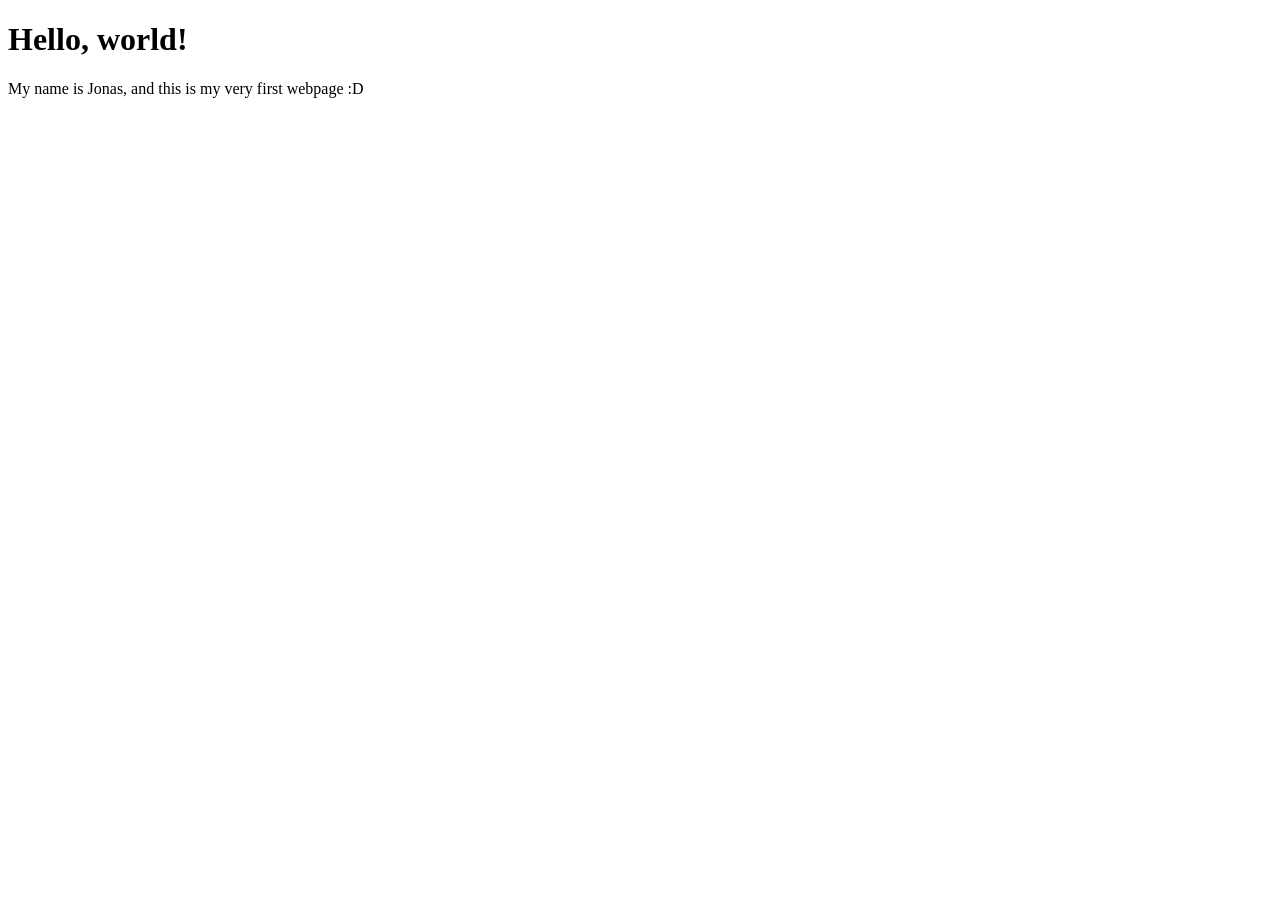
<file: 01-welcome-and-first-steps/index.html>
<!doctype html>
<html lang="en">
  <head>
    <meta charset="UTF-8" />
    <meta name="viewport" content="width=device-width, initial-scale=1.0" />
    <title>My first webpage</title>
  </head>
  <body>
    <h1>Hello, world!</h1>
    <p>My name is Jonas, and this is my very first webpage :D</p>
  </body>
</html>
</file>
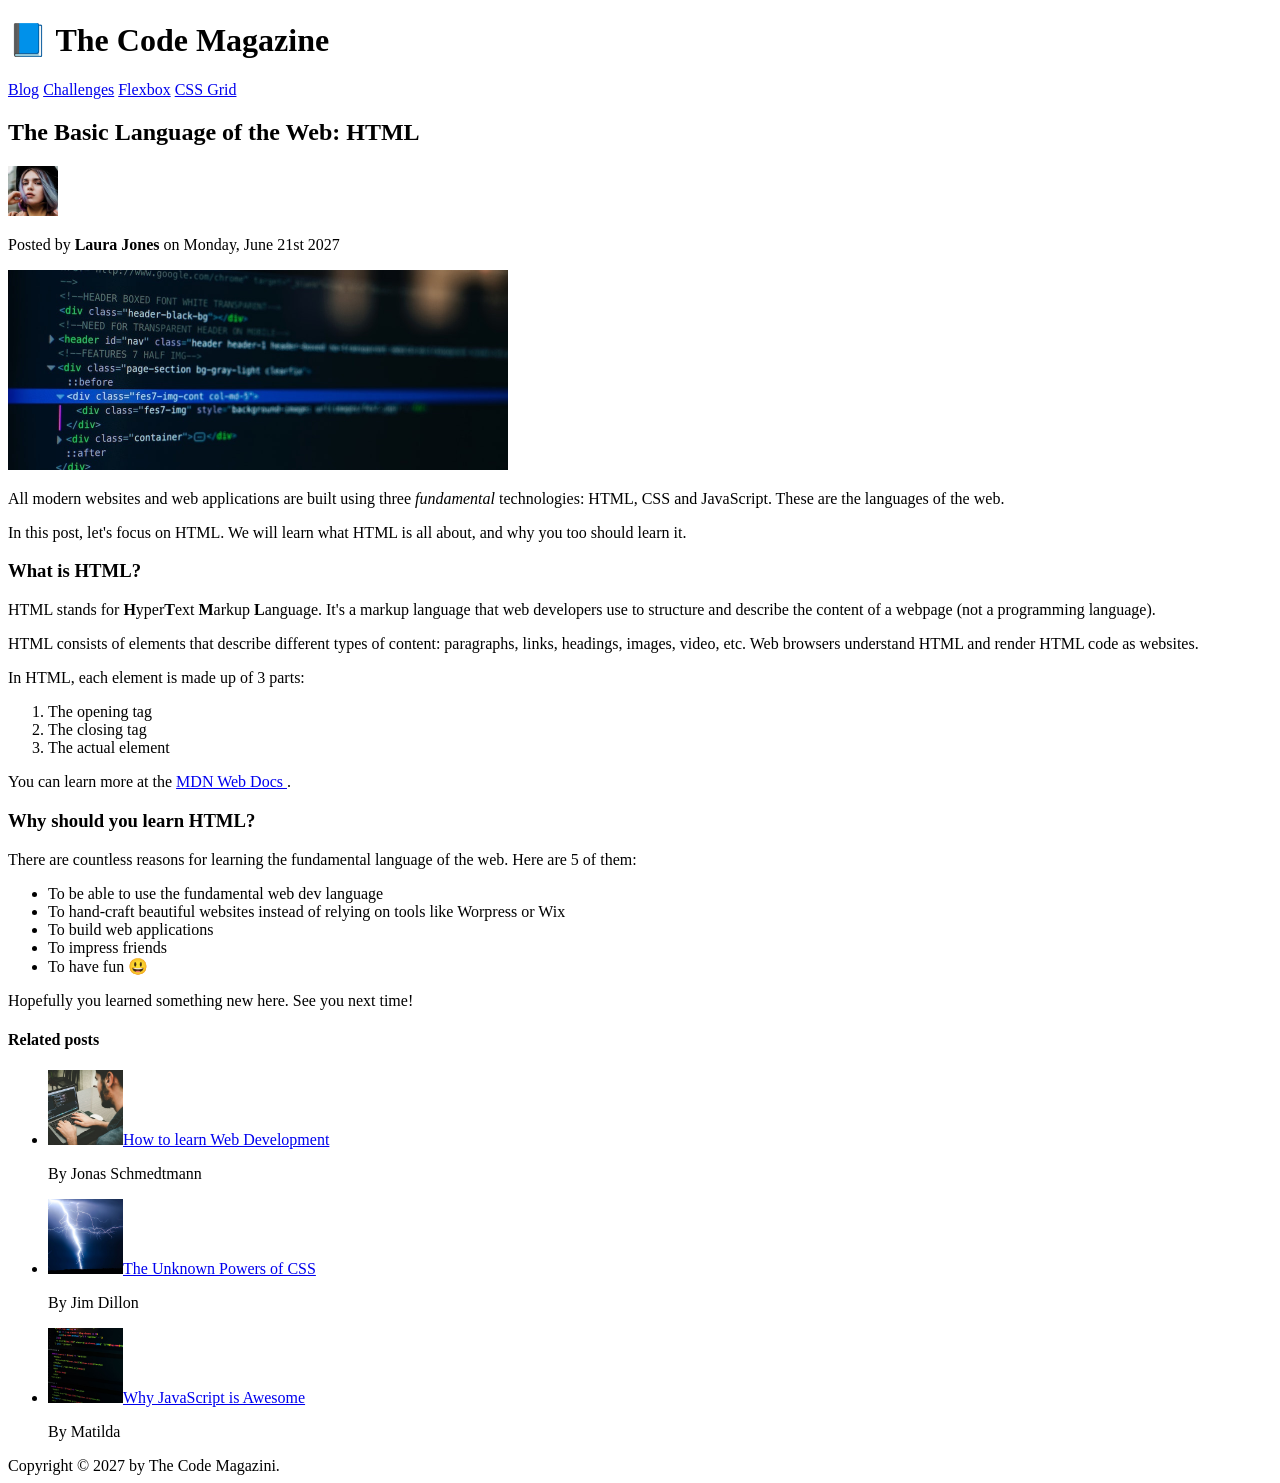
<file: 02-html-fundamentals/index.html>
<!doctype html>
<html lang="en">
  <head>
    <meta charset="UTF-8" />
    <title>The Basic Language of the Web: HTML</title>
  </head>
  <body>
    <!--
    <h1>The Basic Language of the Web: HTML</h1>
    <h2>The Basic Language of the Web: HTML</h2>
    <h3>The Basic Language of the Web: HTML</h3>
    <h4>The Basic Language of the Web: HTML</h4>
    <h5>The Basic Language of the Web: HTML</h5>
    <h6>The Basic Language of the Web: HTML</h6>
    -->

    <header>
      <h1>📘 The Code Magazine</h1>

      <nav>
        <a href="blog.html">Blog</a>
        <a href="#">Challenges</a>
        <a href="#">Flexbox</a>
        <a href="#">CSS Grid</a>
      </nav>
    </header>

    <article>
      <header>
        <h2>The Basic Language of the Web: HTML</h2>
        <img
          src="img/laura-jones.jpg"
          alt="Headshot of laura Jones"
          width="50"
          height="50"
        />

        <p>Posted by <strong>Laura Jones</strong> on Monday, June 21st 2027</p>

        <img
          src="img/post-img.jpg"
          alt="HTML code on a screen"
          width="500"
          height="200"
        />
      </header>

      <p>
        All modern websites and web applications are built using three
        <em>fundamental</em>
        technologies: HTML, CSS and JavaScript. These are the languages of the
        web.
      </p>
      <p>
        In this post, let's focus on HTML. We will learn what HTML is all about,
        and why you too should learn it.
      </p>

      <h3>What is HTML?</h3>
      <p>
        HTML stands for <strong>H</strong>yper<strong>T</strong>ext
        <strong>M</strong>arkup <strong>L</strong>anguage. It's a markup
        language that web developers use to structure and describe the content
        of a webpage (not a programming language).
      </p>
      <p>
        HTML consists of elements that describe different types of content:
        paragraphs, links, headings, images, video, etc. Web browsers understand
        HTML and render HTML code as websites.
      </p>
      <p>In HTML, each element is made up of 3 parts:</p>
      <ol>
        <li>The opening tag</li>
        <li>The closing tag</li>
        <li>The actual element</li>
      </ol>

      <p>
        You can learn more at the
        <a
          href="https://developer.mozilla.org/en-US/docs/Web/HTML"
          target="_blank"
        >
          MDN Web Docs
        </a>
        .
      </p>

      <h3>Why should you learn HTML?</h3>
      <p>
        There are countless reasons for learning the fundamental language of the
        web. Here are 5 of them:
      </p>
      <ul>
        <li>To be able to use the fundamental web dev language</li>
        <li>
          To hand-craft beautiful websites instead of relying on tools like
          Worpress or Wix
        </li>
        <li>To build web applications</li>
        <li>To impress friends</li>
        <li>To have fun 😃</li>
      </ul>
      <p>Hopefully you learned something new here. See you next time!</p>
    </article>

    <aside>
      <h4>Related posts</h4>
      <ul>
        <li>
          <img
            src="img/related-1.jpg"
            alt="Person programming"
            width="75"
            height="75"
          /><a href="#">How to learn Web Development</a>
          <p>By Jonas Schmedtmann</p>
        </li>
        <li>
          <img
            src="img/related-2.jpg"
            alt="Lightning"
            width="75"
            height="75"
          /><a href="#">The Unknown Powers of CSS</a>
          <p>By Jim Dillon</p>
        </li>
        <li>
          <img
            src="img/related-3.jpg"
            alt="JavaScript code on a screen"
            width="75"
            height="75"
          /><a href="#">Why JavaScript is Awesome</a>
          <p>By Matilda</p>
        </li>
      </ul>
    </aside>

    <footer>Copyright &copy; 2027 by The Code Magazini.</footer>
  </body>
</html>
</file>
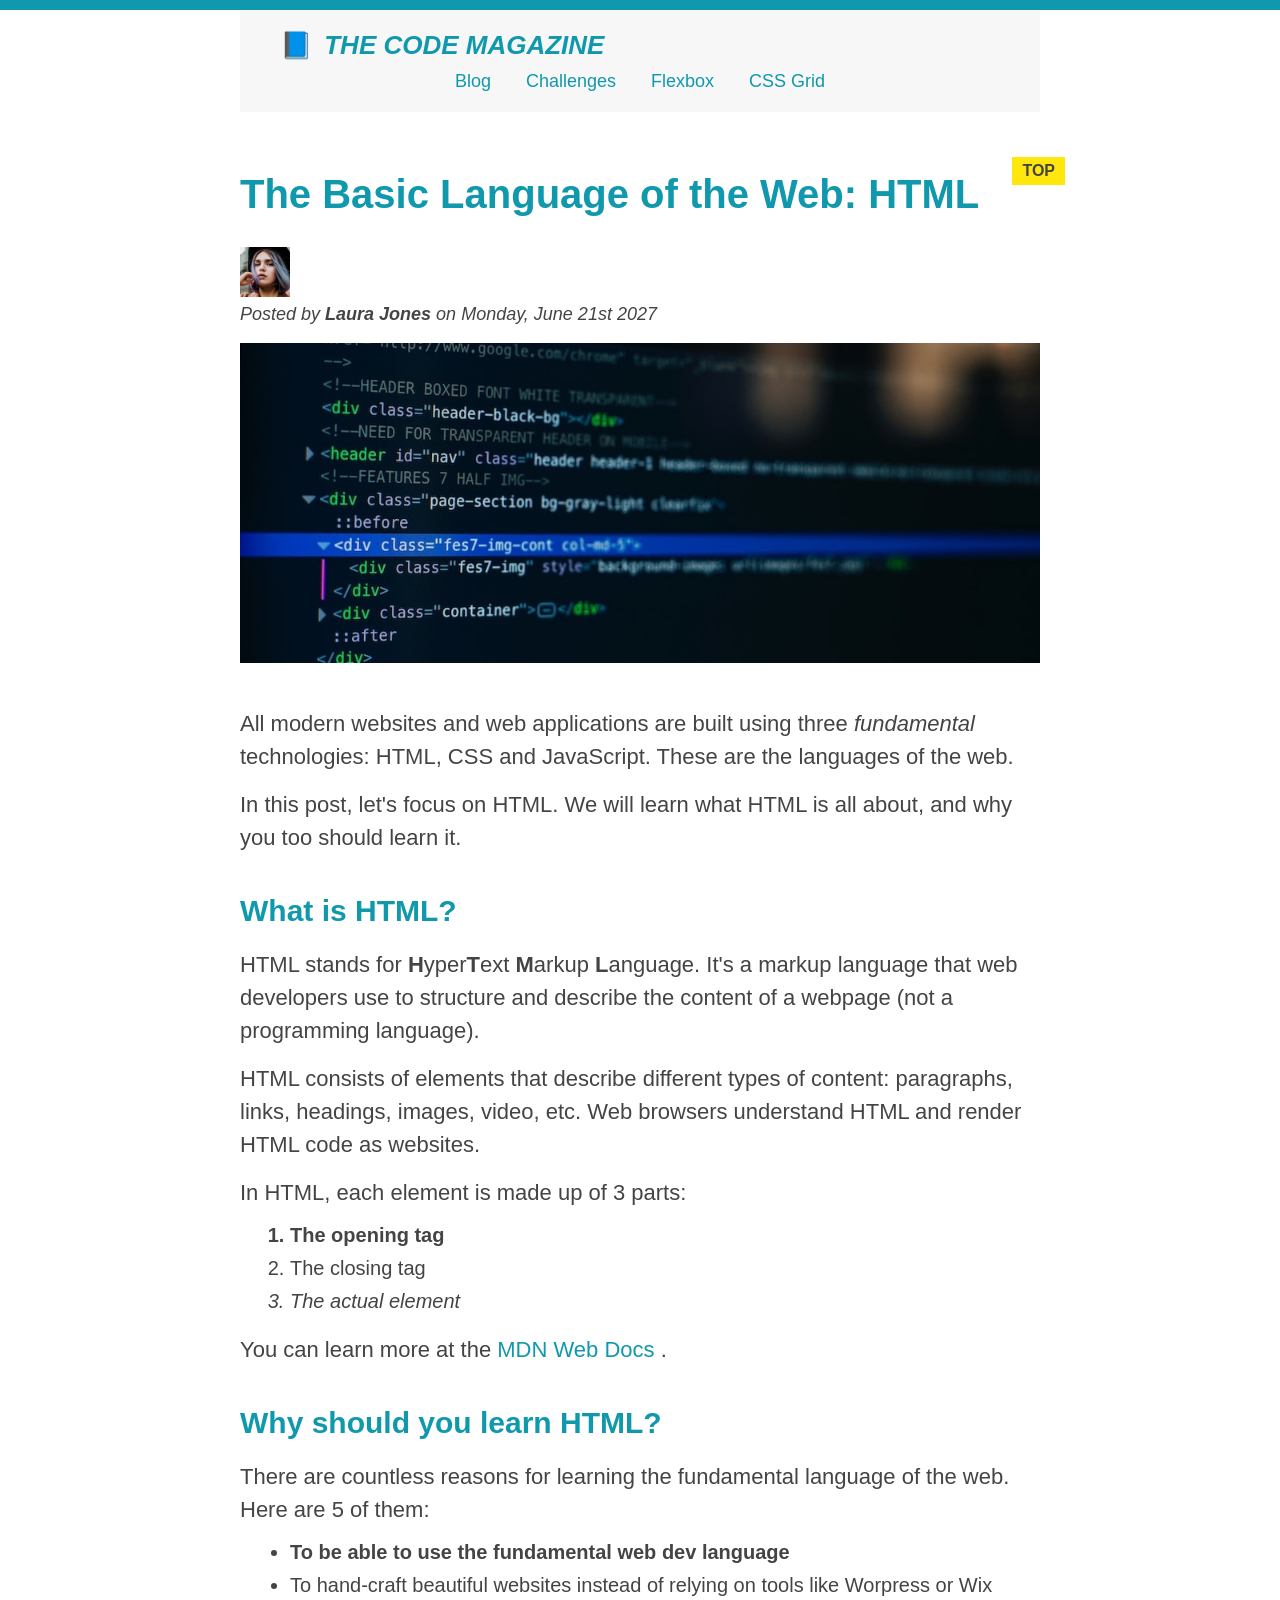
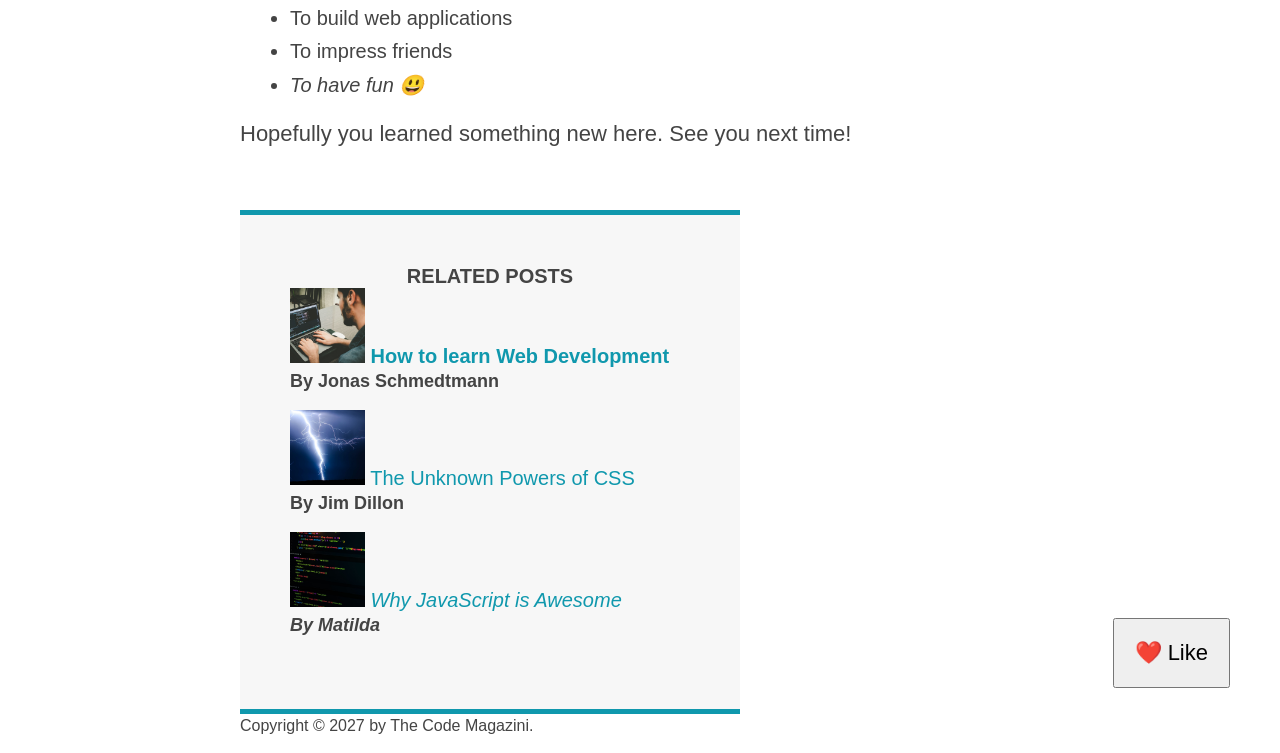
<file: 03-css-fundamentals/index.html>
<!doctype html>
<html lang="en">
  <head>
    <meta charset="UTF-8" />
    <title>The Basic Language of the Web: HTML</title>
    <link rel="stylesheet" href="style.css" />
    <!-- <style>
      h1 {
        color: blue;
      }
    </style> -->
  </head>
  <body>
    <!--
    <h1>The Basic Language of the Web: HTML</h1>
    <h2>The Basic Language of the Web: HTML</h2>
    <h3>The Basic Language of the Web: HTML</h3>
    <h4>The Basic Language of the Web: HTML</h4>
    <h5>The Basic Language of the Web: HTML</h5>
    <h6>The Basic Language of the Web: HTML</h6>
    -->

    <div class="container">
      <header class="main-header">
        <!-- <h1 style="color: blue">📘 The Code Magazine</h1> -->
        <h1>📘 The Code Magazine</h1>

        <nav>
          <!-- <strong>This is the navigation</strong> -->
          <a href="blog.html">Blog</a>
          <a href="#">Challenges</a>
          <a href="#">Flexbox</a>
          <a href="#">CSS Grid</a>
        </nav>
      </header>

      <article>
        <header class="post-header">
          <h2>The Basic Language of the Web: HTML</h2>
          <img
            src="img/laura-jones.jpg"
            alt="Headshot of Laura Jones"
            width="50"
            height="50"
          />

          <p id="author">
            Posted by <strong>Laura Jones</strong> on Monday, June 21st 2027
          </p>

          <img
            src="img/post-img.jpg"
            alt="HTML code on a screen"
            width="500"
            height="200"
            class="post-img"
          />

          <button>❤️ Like</button>
        </header>

        <p>
          All modern websites and web applications are built using three
          <em>fundamental</em>
          technologies: HTML, CSS and JavaScript. These are the languages of the
          web.
        </p>
        <p>
          In this post, let's focus on HTML. We will learn what HTML is all
          about, and why you too should learn it.
        </p>

        <h3>What is HTML?</h3>
        <p>
          HTML stands for <strong>H</strong>yper<strong>T</strong>ext
          <strong>M</strong>arkup <strong>L</strong>anguage. It's a markup
          language that web developers use to structure and describe the content
          of a webpage (not a programming language).
        </p>
        <p>
          HTML consists of elements that describe different types of content:
          paragraphs, links, headings, images, video, etc. Web browsers
          understand HTML and render HTML code as websites.
        </p>
        <p>In HTML, each element is made up of 3 parts:</p>
        <ol>
          <li class="first-li">The opening tag</li>
          <li>The closing tag</li>
          <li>The actual element</li>
        </ol>

        <p>
          You can learn more at the
          <a
            href="https://developer.mozilla.org/en-US/docs/Web/HTML"
            target="_blank"
          >
            MDN Web Docs
          </a>
          .
        </p>

        <h3>Why should you learn HTML?</h3>
        <p>
          There are countless reasons for learning the fundamental language of
          the web. Here are 5 of them:
        </p>
        <ul>
          <li class="first-li">
            To be able to use the fundamental web dev language
          </li>
          <li>
            To hand-craft beautiful websites instead of relying on tools like
            Worpress or Wix
          </li>
          <li>To build web applications</li>
          <li>To impress friends</li>
          <li>To have fun 😃</li>
        </ul>
        <p>Hopefully you learned something new here. See you next time!</p>
      </article>

      <aside>
        <h4>Related posts</h4>
        <ul class="related">
          <li>
            <img
              src="img/related-1.jpg"
              alt="Person programming"
              width="75"
              height="75"
            />
            <a href="#">How to learn Web Development</a>
            <p class="related-author">By Jonas Schmedtmann</p>
          </li>
          <li>
            <img
              src="img/related-2.jpg"
              alt="Lightning"
              width="75"
              height="75"
            />
            <a href="#">The Unknown Powers of CSS</a>
            <p class="related-author">By Jim Dillon</p>
          </li>
          <li>
            <img
              src="img/related-3.jpg"
              alt="JavaScript code on a screen"
              width="75"
              height="75"
            />
            <a href="#">Why JavaScript is Awesome</a>
            <p class="related-author">By Matilda</p>
          </li>
        </ul>
      </aside>

      <footer>
        <p id="copyright" class="copyright text">
          Copyright &copy; 2027 by The Code Magazini.
        </p>
      </footer>
    </div>
  </body>
</html>
</file>
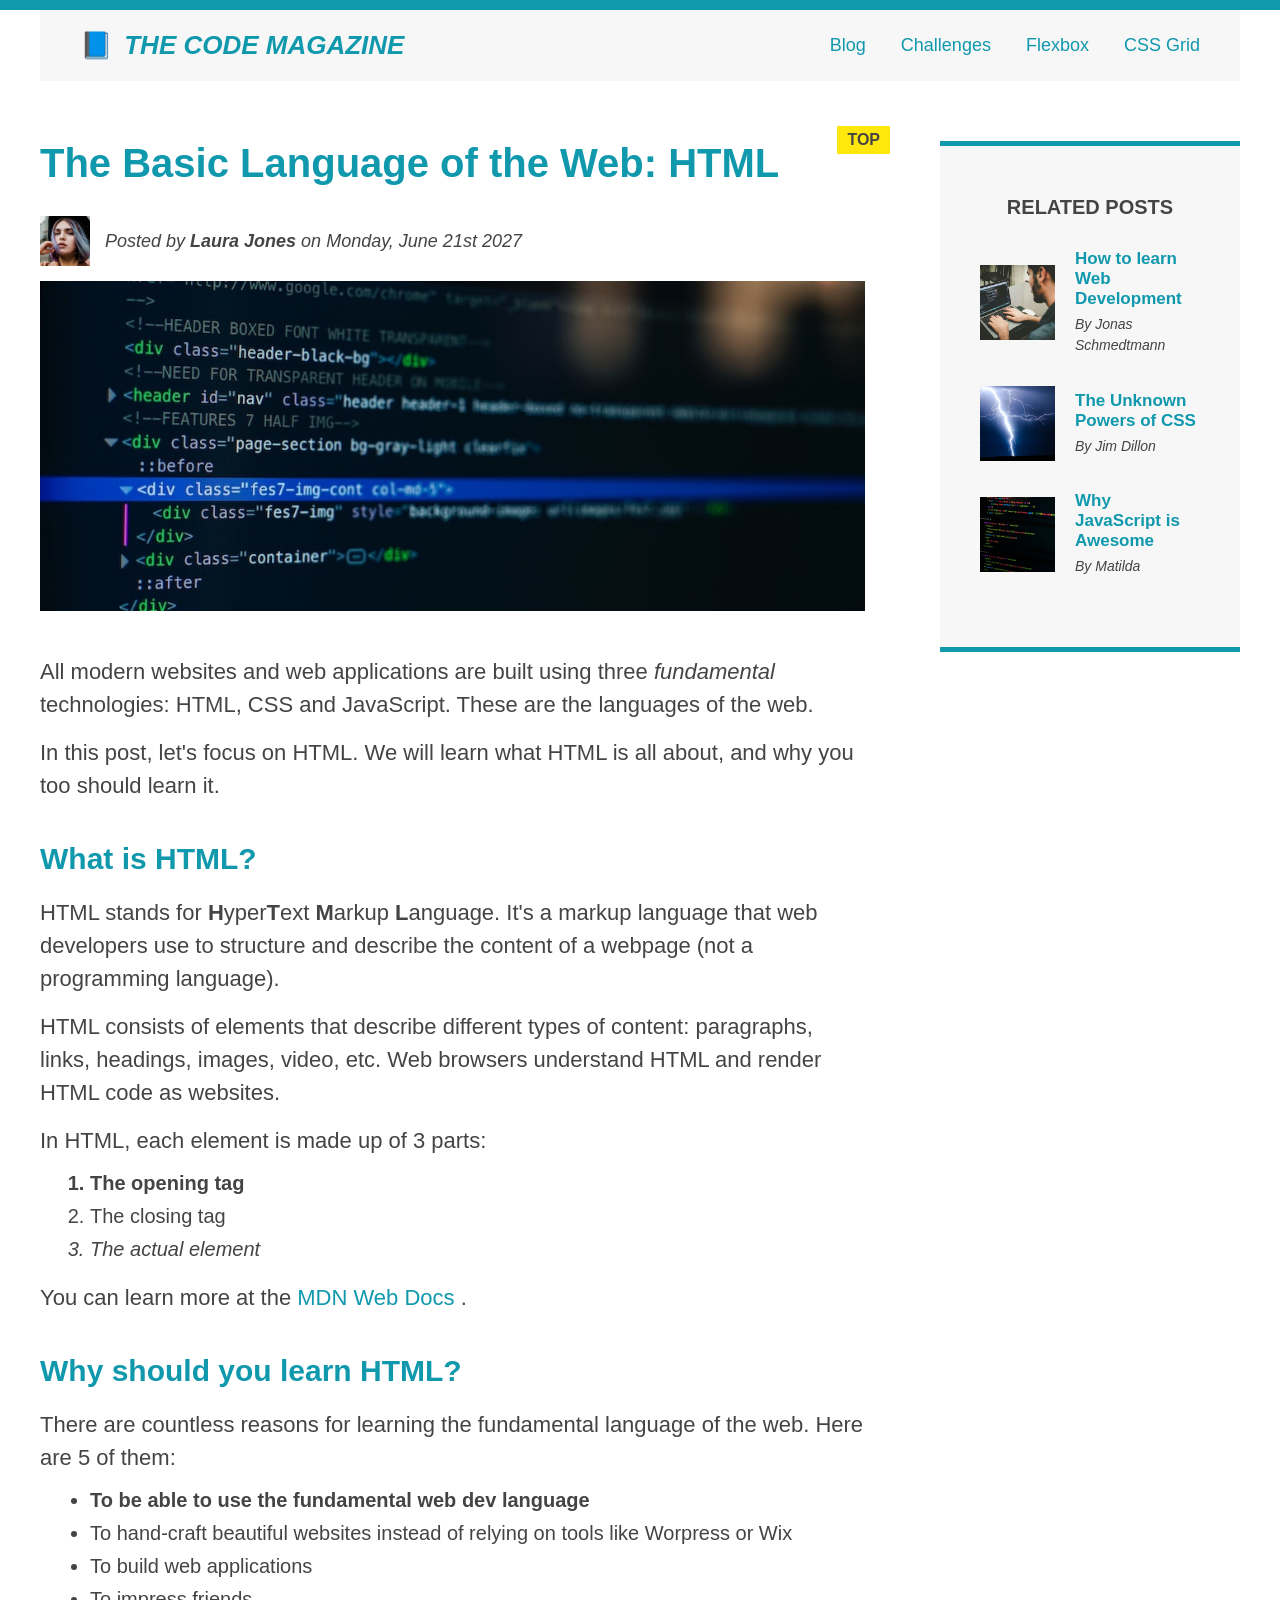
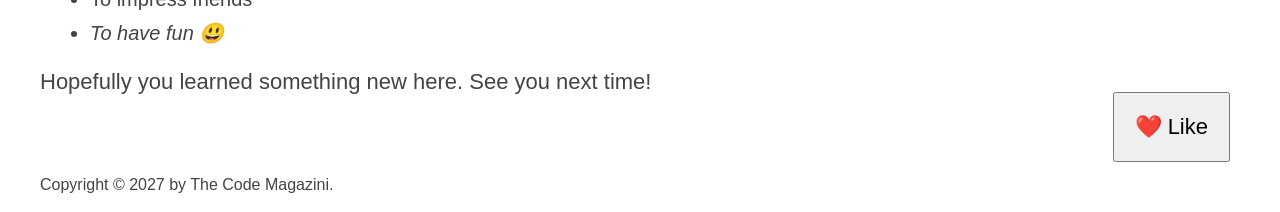
<file: 04-layouts-floats-flexbox-and-css-grid-fundamentals/index.html>
<!doctype html>
<html lang="en">
  <head>
    <meta charset="UTF-8" />
    <title>The Basic Language of the Web: HTML</title>
    <link rel="stylesheet" href="style.css" />
    <!-- <style>
      h1 {
        color: blue;
      }
    </style> -->
  </head>
  <body>
    <!--
    <h1>The Basic Language of the Web: HTML</h1>
    <h2>The Basic Language of the Web: HTML</h2>
    <h3>The Basic Language of the Web: HTML</h3>
    <h4>The Basic Language of the Web: HTML</h4>
    <h5>The Basic Language of the Web: HTML</h5>
    <h6>The Basic Language of the Web: HTML</h6>
    -->

    <div class="container">
      <header class="main-header clear-fix">
        <!-- <h1 style="color: blue">📘 The Code Magazine</h1> -->
        <h1>📘 The Code Magazine</h1>

        <nav>
          <!-- <strong>This is the navigation</strong> -->
          <a href="blog.html">Blog</a>
          <a href="#">Challenges</a>
          <a href="#">Flexbox</a>
          <a href="#">CSS Grid</a>
        </nav>

        <!-- <div class="clear"></div> -->
      </header>

      <!-- only necessary for flexbox -->
      <!-- <div class="row"> -->
      <article>
        <header class="post-header">
          <h2>The Basic Language of the Web: HTML</h2>

          <div class="author-box">
            <img
              src="img/laura-jones.jpg"
              alt="Headshot of Laura Jones"
              width="50"
              height="50"
              class="author-img"
            />

            <p id="author" class="author">
              Posted by <strong>Laura Jones</strong> on Monday, June 21st 2027
            </p>
          </div>

          <img
            src="img/post-img.jpg"
            alt="HTML code on a screen"
            width="500"
            height="200"
            class="post-img"
          />

          <button>❤️ Like</button>
        </header>

        <p>
          All modern websites and web applications are built using three
          <em>fundamental</em>
          technologies: HTML, CSS and JavaScript. These are the languages of the
          web.
        </p>
        <p>
          In this post, let's focus on HTML. We will learn what HTML is all
          about, and why you too should learn it.
        </p>

        <h3>What is HTML?</h3>
        <p>
          HTML stands for <strong>H</strong>yper<strong>T</strong>ext
          <strong>M</strong>arkup <strong>L</strong>anguage. It's a markup
          language that web developers use to structure and describe the content
          of a webpage (not a programming language).
        </p>
        <p>
          HTML consists of elements that describe different types of content:
          paragraphs, links, headings, images, video, etc. Web browsers
          understand HTML and render HTML code as websites.
        </p>
        <p>In HTML, each element is made up of 3 parts:</p>
        <ol>
          <li class="first-li">The opening tag</li>
          <li>The closing tag</li>
          <li>The actual element</li>
        </ol>

        <p>
          You can learn more at the
          <a
            href="https://developer.mozilla.org/en-US/docs/Web/HTML"
            target="_blank"
          >
            MDN Web Docs
          </a>
          .
        </p>

        <h3>Why should you learn HTML?</h3>
        <p>
          There are countless reasons for learning the fundamental language of
          the web. Here are 5 of them:
        </p>
        <ul>
          <li class="first-li">
            To be able to use the fundamental web dev language
          </li>
          <li>
            To hand-craft beautiful websites instead of relying on tools like
            Worpress or Wix
          </li>
          <li>To build web applications</li>
          <li>To impress friends</li>
          <li>To have fun 😃</li>
        </ul>
        <p>Hopefully you learned something new here. See you next time!</p>
      </article>

      <aside>
        <h4>Related posts</h4>
        <ul class="related">
          <li class="related-post">
            <img
              src="img/related-1.jpg"
              alt="Person programming"
              width="75"
              height="75"
            />
            <div>
              <a class="related-link" href="#">How to learn Web Development</a>
              <p class="related-author">By Jonas Schmedtmann</p>
            </div>
          </li>
          <li class="related-post">
            <img
              src="img/related-2.jpg"
              alt="Lightning"
              width="75"
              height="75"
            />
            <div>
              <a class="related-link" href="#">The Unknown Powers of CSS</a>
              <p class="related-author">By Jim Dillon</p>
            </div>
          </li>
          <li class="related-post">
            <img
              src="img/related-3.jpg"
              alt="JavaScript code on a screen"
              width="75"
              height="75"
            />
            <div>
              <a class="related-link" href="#">Why JavaScript is Awesome</a>
              <p class="related-author">By Matilda</p>
            </div>
          </li>
        </ul>
      </aside>
      <!-- </div> -->

      <footer>
        <p id="copyright" class="copyright text">
          Copyright &copy; 2027 by The Code Magazini.
        </p>
      </footer>
    </div>
  </body>
</html>
</file>
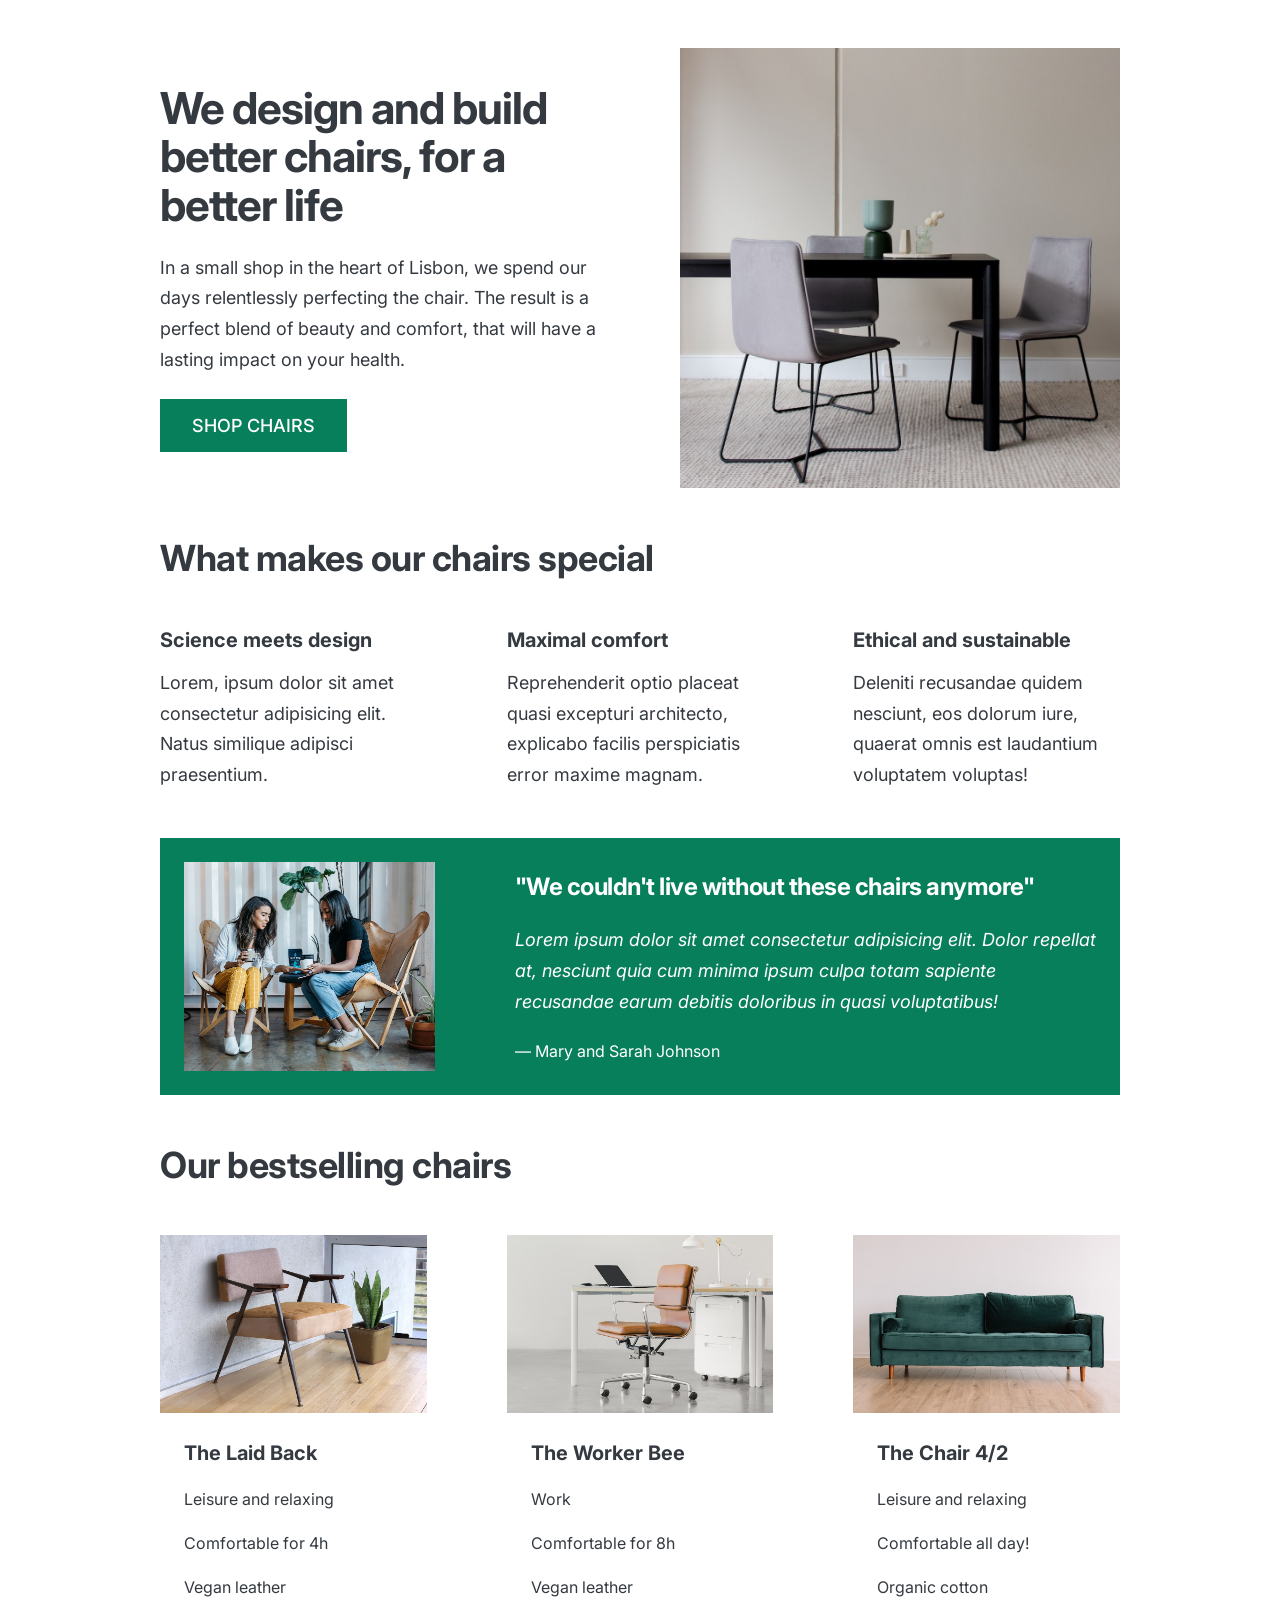
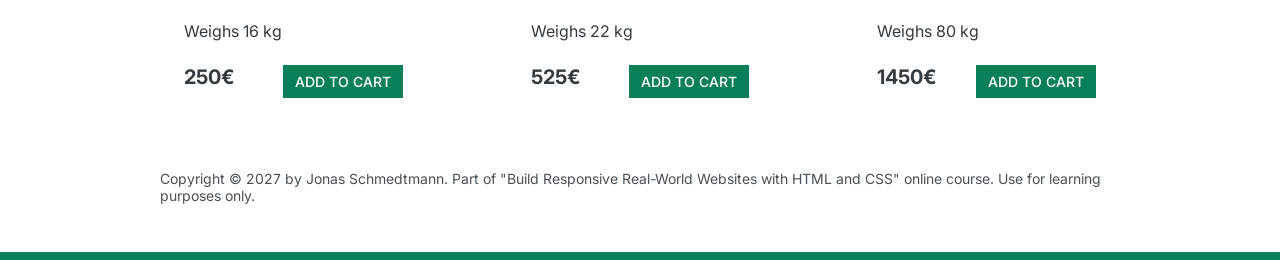
<file: 05-web-design-rules-and-framework/index.html>
<!doctype html>
<html lang="en">
  <head>
    <meta charset="UTF-8" />
    <meta http-equiv="X-UA-Compatible" content="IE=edge" />
    <meta name="viewport" content="width=device-width, initial-scale=1.0" />

    <link rel="preconnect" href="https://fonts.googleapis.com" />
    <link rel="preconnect" href="https://fonts.gstatic.com" crossorigin />
    <link
      href="https://fonts.googleapis.com/css2?family=Inter:ital,opsz,wght@0,14..32,100..900;1,14..32,100..900&display=swap"
      rel="stylesheet"
    />

    <link rel="stylesheet" href="style.css" />
    <title>Lisbon Chair Shop</title>
  </head>
  <body>
    <div class="container">
      <header>
        <div class="header-text-box">
          <h1>We design and build better chairs, for a better life</h1>
          <p class="header-text">
            In a small shop in the heart of Lisbon, we spend our days
            relentlessly perfecting the chair. The result is a perfect blend of
            beauty and comfort, that will have a lasting impact on your health.
          </p>
          <a class="btn btn--big" href="#">Shop chairs</a>
        </div>
        <img src="hero.jpg" alt="Photo" />
      </header>

      <section>
        <h2>What makes our chairs special</h2>
        <div class="grid-3-cols">
          <div>
            <p class="features-title"><strong>Science meets design</strong></p>
            <p class="features-text">
              Lorem, ipsum dolor sit amet consectetur adipisicing elit. Natus
              similique adipisci praesentium.
            </p>
          </div>

          <div>
            <p class="features-title">
              <strong>Maximal comfort</strong>
            </p>
            <p class="features-text">
              Reprehenderit optio placeat quasi excepturi architecto, explicabo
              facilis perspiciatis error maxime magnam.
            </p>
          </div>

          <div>
            <p class="features-title">
              <strong>Ethical and sustainable</strong>
            </p>
            <p class="features-text">
              Deleniti recusandae quidem nesciunt, eos dolorum iure, quaerat
              omnis est laudantium voluptatem voluptas!
            </p>
          </div>
        </div>
      </section>

      <section class="testimonial-section">
        <div class="grid-3-cols">
          <img src="customers.jpg" alt="People sitting on chairs" />
          <div class="testimonial-box">
            <h2>"We couldn't live without these chairs anymore"</h2>
            <blockquote class="testimonial-text">
              Lorem ipsum dolor sit amet consectetur adipisicing elit. Dolor
              repellat at, nesciunt quia cum minima ipsum culpa totam sapiente
              recusandae earum debitis doloribus in quasi voluptatibus!
            </blockquote>
            <p class="testimonial-author">&mdash; Mary and Sarah Johnson</p>
          </div>
        </div>
      </section>

      <section>
        <h2>Our bestselling chairs</h2>
        <div class="grid-3-cols">
          <figure class="chair">
            <img src="chair-1.jpg" alt="Chair" />
            <div class="chair-box">
              <h3>The Laid Back</h3>
              <ul class="chair-details">
                <li>
                  <!-- Span is a generic INLINE text element, it doesn't have any meaning. It's like a div element, but inline -->
                  <span>Leisure and relaxing</span>
                </li>
                <li>
                  <span>Comfortable for 4h</span>
                </li>
                <li>
                  <span>Vegan leather</span>
                </li>
                <li>
                  <span>Weighs 16 kg</span>
                </li>
              </ul>
              <div class="chair-price">
                <strong>250€</strong>
                <a href="#" class="btn btn--small">Add to cart</a>
              </div>
            </div>
          </figure>

          <figure class="chair">
            <img src="chair-2.jpg" alt="Chair" />
            <div class="chair-box">
              <h3>The Worker Bee</h3>
              <ul class="chair-details">
                <li>
                  <span>Work</span>
                </li>
                <li>
                  <span>Comfortable for 8h</span>
                </li>
                <li>
                  <span>Vegan leather</span>
                </li>
                <li>
                  <span>Weighs 22 kg</span>
                </li>
              </ul>
              <div class="chair-price">
                <strong>525€</strong>
                <a href="#" class="btn btn--small">Add to cart</a>
              </div>
            </div>
          </figure>

          <figure class="chair">
            <img src="chair-3.jpg" alt="Chair" />
            <div class="chair-box">
              <h3>The Chair 4/2</h3>
              <ul class="chair-details">
                <li>
                  <span>Leisure and relaxing</span>
                </li>
                <li>
                  <span>Comfortable all day!</span>
                </li>
                <li>
                  <span>Organic cotton</span>
                </li>
                <li>
                  <span>Weighs 80 kg</span>
                </li>
              </ul>
              <div class="chair-price">
                <strong>1450€</strong>
                <a href="#" class="btn btn--small">Add to cart</a>
              </div>
            </div>
          </figure>
        </div>
      </section>

      <footer>
        Copyright &copy; 2027 by Jonas Schmedtmann. Part of "Build Responsive
        Real-World Websites with HTML and CSS" online course. Use for learning
        purposes only.
      </footer>
    </div>
  </body>
</html>
</file>
<file: 03-css-fundamentals/style.css>
* {
  /* border-top: 10px solid #1098ad; */
  margin: 0;
  padding: 0;
}

body {
  color: #444;
  font-family: sans-serif;
  border-top: 10px solid #1098ad;
  position: relative;
}

.container {
  width: 800px;
  /* margin-left: auto;
  margin-right: auto; */
  margin: 0 auto;
  /* position: relative; */
}

.main-header {
  background-color: #f7f7f7;
  /* padding: 20px;
  padding-left: 40px;
  padding-right: 40px; */
  padding: 20px 40px;
  margin-bottom: 60px;
  /* height: 80px; */
}

nav {
  font-size: 18px;
  text-align: center;
}

article {
  margin-bottom: 60px;
}

.post-header {
  margin-bottom: 40px;
  /* position: relative; */
}

aside {
  background-color: #f7f7f7;
  border-top: 5px solid #1098ad;
  border-bottom: 5px solid #1098ad;
  /* padding-top: 50px;
  padding-bottom: 50px; */
  padding: 50px 0;
  width: 500px;
}

/* Smaller elements */
h1,
h2,
h3 {
  color: #1098ad;
}

h1 {
  font-size: 26px;
  text-transform: uppercase;
  font-style: italic;
}

h2 {
  font-size: 40px;
  margin-bottom: 30px;
}

h3 {
  font-size: 30px;
  margin-bottom: 20px;
  /* Collapsing margins, always the largest applies */
  margin-top: 40px;
}

h4 {
  font-size: 20px;
  text-transform: uppercase;
  text-align: center;
}

p {
  font-size: 22px;
  line-height: 1.5;
  margin-bottom: 15px;
}

ul,
ol {
  margin-left: 50px;
  margin-bottom: 20px;
}

li {
  font-size: 20px;
  margin-bottom: 10px;
  /* display: inline; */
}

li:last-child {
  margin-bottom: 0;
}

/* footer p {
  font-size: 16px;
} */

/* article header p {
  font-style: italic;
} */

#author {
  font-style: italic;
  font-size: 18px;
}

#copyright {
  font-size: 16px;
}

.related-author {
  font-size: 18px;
  font-weight: bold;
}

/* ul {
  list-style: none;
} */

.related {
  list-style: none;
}

body {
  /* background-color: orangered; */
}

/* .first-li {
  font-weight: bold;
} */

li:first-child {
  font-weight: bold;
}

li:last-child {
  font-style: italic;
}

li:nth-child(even) {
  /* color: red; */
}

/* Misconception: thios won't work! */
article p:first-child {
  color: red;
}

/* Styling links */
a:link {
  color: #1098ad;
  text-decoration: none;
}

a:visited {
  /* color: #777; */
  color: #1098ad;
}

a:hover {
  color: orangered;
  font-weight: bold;
  /* text-decoration: underline wavy orangered; */
  text-decoration: underline orangered;
}

a:active {
  background-color: black;
  font-style: italic;
}

a {
  color: red;
}
/* LVHA */

.post-img {
  width: 100%;
  height: auto;
}

nav a:link {
  /* background-color: orangered;
  margin: 20px;
  padding: 20px;
  display: block; */

  margin-right: 30px;
  margin-top: 10px;
  display: inline-block;
}

nav a:link:last-child {
  margin-right: 0;
}

button {
  font-size: 22px;
  padding: 20px;
  cursor: pointer;
  position: absolute;
  /* top: 50px;
  left: 50px; */
  bottom: 50px;
  right: 50px;
}

h1::first-letter {
  font-style: normal;
  margin-right: 5px;
}

h3 + p::first-line {
  /* color: red; */
}

h2 {
  position: relative;
}

h2::after {
  content: "TOP";
  background-color: #ffe70e;
  color: #444;
  font-size: 16px;
  font-weight: bold;
  display: inline-block;
  padding: 5px 10px;
  position: absolute;
  top: -15px;
  right: -25px;
}

/* Resolving conflicts */
/* #copyright {
  color: red;
}

.copyright {
  color: blue;
}

.text {
  color: yellow;
}

footer p {
  color: green !important;
} */

/* nav a:link,
nav p {
  font-size: 18px;
} */
</file>
<file: 04-layouts-floats-flexbox-and-css-grid-fundamentals/style.css>
* {
  /* border-top: 10px solid #1098ad; */
  margin: 0;
  padding: 0;
  box-sizing: border-box;
}

body {
  color: #444;
  font-family: sans-serif;
  border-top: 10px solid #1098ad;
  position: relative;
}

.container {
  width: 1200px;
  /* margin-left: auto;
  margin-right: auto; */
  margin: 0 auto;
  /* position: relative; */
}

.main-header {
  background-color: #f7f7f7;
  /* padding: 20px;
  padding-left: 40px;
  padding-right: 40px; */
  padding: 20px 40px;
  /* margin-bottom: 60px; */
  /* height: 80px; */
}

nav {
  font-size: 18px;
  text-align: center;
}

article {
  /* margin-bottom: 60px; */
}

.post-header {
  margin-bottom: 40px;
  /* position: relative; */
}

aside {
  background-color: #f7f7f7;
  border-top: 5px solid #1098ad;
  border-bottom: 5px solid #1098ad;
  padding: 50px 40px;
}

/* Smaller elements */
h1,
h2,
h3 {
  color: #1098ad;
}

h1 {
  font-size: 26px;
  text-transform: uppercase;
  font-style: italic;
}

h2 {
  font-size: 40px;
  margin-bottom: 30px;
}

h3 {
  font-size: 30px;
  margin-bottom: 20px;
  /* Collapsing margins, always the largest applies */
  margin-top: 40px;
}

h4 {
  font-size: 20px;
  text-transform: uppercase;
  text-align: center;
  margin-bottom: 30px;
}

p {
  font-size: 22px;
  line-height: 1.5;
  margin-bottom: 15px;
}

ul,
ol {
  margin-left: 50px;
  margin-bottom: 20px;
}

li {
  font-size: 20px;
  margin-bottom: 10px;
  /* display: inline; */
}

li:last-child {
  margin-bottom: 0;
}

/* footer p {
  font-size: 16px;
} */

/* article header p {
  font-style: italic;
} */

#author {
  font-style: italic;
  font-size: 18px;
}

#copyright {
  font-size: 16px;
}

.related-author {
  font-size: 18px;
  font-weight: bold;
}

/* ul {
  list-style: none;
} */

.related {
  list-style: none;
  margin-left: 0;
}

body {
  /* background-color: orangered; */
}

/* .first-li {
  font-weight: bold;
} */

li:first-child {
  font-weight: bold;
}

li:last-child {
  font-style: italic;
}

li:nth-child(even) {
  /* color: red; */
}

/* Misconception: thios won't work! */
article p:first-child {
  color: red;
}

/* Styling links */
a:link {
  color: #1098ad;
  text-decoration: none;
}

a:visited {
  /* color: #777; */
  color: #1098ad;
}

a:hover {
  color: orangered;
  font-weight: bold;
  /* text-decoration: underline wavy orangered; */
  text-decoration: underline orangered;
}

a:active {
  background-color: black;
  font-style: italic;
}

a {
  color: red;
}
/* LVHA */

.post-img {
  width: 100%;
  height: auto;
}

nav a:link {
  /* background-color: orangered;
  margin: 20px;
  padding: 20px;
  display: block; */

  margin-right: 30px;
  display: inline-block;
}

nav a:link:last-child {
  margin-right: 0;
}

button {
  font-size: 22px;
  padding: 20px;
  cursor: pointer;
  position: absolute;
  /* top: 50px;
  left: 50px; */
  bottom: 50px;
  right: 50px;
}

h1::first-letter {
  font-style: normal;
  margin-right: 5px;
}

h3 + p::first-line {
  /* color: red; */
}

h2 {
  position: relative;
}

h2::after {
  content: "TOP";
  background-color: #ffe70e;
  color: #444;
  font-size: 16px;
  font-weight: bold;
  display: inline-block;
  padding: 5px 10px;
  position: absolute;
  top: -15px;
  right: -25px;
}

/* Resolving conflicts */
/* #copyright {
  color: red;
}

.copyright {
  color: blue;
}

.text {
  color: yellow;
}

footer p {
  color: green !important;
} */

/* nav a:link,
nav p {
  font-size: 18px;
} */

/* Floats */
/* .author-img {
  float: left;
  margin-bottom: 20px;
}

.author {
  float: left;
  margin-top: 10px;
  margin-left: 20px;
}

h1 {
  float: left;
}

nav {
  float: right;
}

.clear {
  clear: both;
}

.clear-fix::after {
  content: "";
  clear: both;
  display: block;
}

article {
  width: 825px;
  float: left;
}

aside {
  width: 300px;
  float: right;
}

footer {
  clear: both;
} */

/* Flexbox */
.main-header {
  display: flex;
  align-items: center;
  justify-content: space-between;
}

.author-box {
  display: flex;
  align-items: center;
  margin-bottom: 15px;
}

.author {
  margin-bottom: 0;
  margin-left: 15px;
}

.related-post {
  display: flex;
  align-items: center;
  gap: 20px;
  margin-bottom: 30px;
}

.related-link:link {
  font-size: 17px;
  font-weight: bold;
  font-style: normal;
  margin-bottom: 5px;
  display: block;
}

.related-author {
  margin-bottom: 0;
  font-size: 14px;
  font-weight: normal;
  font-style: italic;
}

/* Flexbox layout */
/* .row {
  display: flex;
  align-items: flex-start;
  gap: 75px;
  margin-bottom: 60px;
}

article {
  flex: 1;
  margin-bottom: 0;
}

aside {
  Defaults:
  flex-grow: 0;
  flex-grow: 1;
  flex-grow: auto;

  flex: 0 0 300px;
} */

/* grid layout */
.container {
  display: grid;
  grid-template-columns: 1fr 300px;
  column-gap: 75px;
  row-gap: 60px;
  align-items: start;
}

.main-header {
  /* grid-column: 1 / span 2; */
  grid-column: 1 / -1;
}

article {
}

aside {
}

footer {
  grid-column: 1 / -1;
}
</file>
<file: 05-web-design-rules-and-framework/style.css>
/*
Spacing system (px)
2 / 4 / 8 / 12 / 16 / 24 / 32 / 48 / 64 / 80 / 96 / 128

Font size system (px) - type-scale.com
10 / 12 / 14 / 16 / 18 / 20 / 24 / 30 / 36 / 44 / 52 / 62 / 74 / 86 / 98

Colours - yeun.github.io/open-color (teal / gray)
        - coolors.co/contrast-checker

main color:
  #099268 (teal 8)
  #087f5b (teal 9)
gray color:
  #495057 (gray 7)
  #343a40 (gray 8)
*/

* {
  margin: 0;
  padding: 0;
  box-sizing: border-box;
}

/* General styles */
body {
  font-family: "Inter", sans-serif;
  color: #343a40;
  border-bottom: 8px solid #087f5b;
}

.container {
  width: 960px;
  margin: 0 auto;
}

header,
section {
  margin-bottom: 48px;
}

h2 {
  margin-bottom: 48px;
  font-size: 36px;
  letter-spacing: -0.5px;
}

.grid-3-cols {
  display: grid;
  grid-template-columns: repeat(3, 1fr);
  column-gap: 80px;
}

.btn:link,
.btn:visited {
  background-color: #087f5b;
  color: #fff;
  text-decoration: none;
  text-transform: uppercase;
  font-weight: 500;

  display: inline-block;
}

.btn:hover,
.btn:active {
  background-color: #099268;
}

.btn--big {
  font-size: 18px;
  padding: 16px 32px;
}

.btn--small {
  font-size: 14px;
  padding: 8px 12px;
}

/* Component styles */
/* Header */
header {
  display: grid;
  grid-template-columns: repeat(2, 1fr);
  column-gap: 80px;
  margin-top: 48px;
}

.header-text-box {
  align-self: center;
}

h1 {
  margin-bottom: 24px;
  font-size: 44px;
  line-height: 1.1;
  letter-spacing: -1px;
}

.header-text {
  margin-bottom: 24px;
  font-size: 18px;
  line-height: 1.7;
}

img {
  width: 100%;
}

/* Features */
.features-icon {
}

.features-title {
  margin-bottom: 16px;
  font-size: 20px;
}

.features-text {
  font-size: 18px;
  line-height: 1.7;
}

/* Testimonials */
.testimonial-section {
  background-color: #087f5b;
  color: #fff;
  padding: 24px;
}

.testimonial-box {
  grid-column: 2 / -1;
  align-self: center;
}

.testimonial-box h2 {
  margin-bottom: 24px;
  font-size: 24px;
}

.testimonial-text {
  font-style: italic;
  margin-bottom: 24px;
  font-size: 18px;
  line-height: 1.7;
}

/* Chairs */
.chair-box {
  padding: 24px;
}

h3 {
  margin-bottom: 24px;
  font-size: 20px;
}

.chair-details {
  list-style: none;
  margin-bottom: 24px;
}

.chair-details li {
  display: flex;
  align-items: center;
  gap: 12px;
  margin-bottom: 24px;
}

.chair-details li:last-child {
  margin-bottom: 0;
}

.chair-icon {
}

.chair-price {
  display: flex;
  justify-content: space-between;
  font-size: 20px;
}

footer {
  margin-bottom: 48px;
  font-size: 14px;
  color: #495057;
}
</file>
